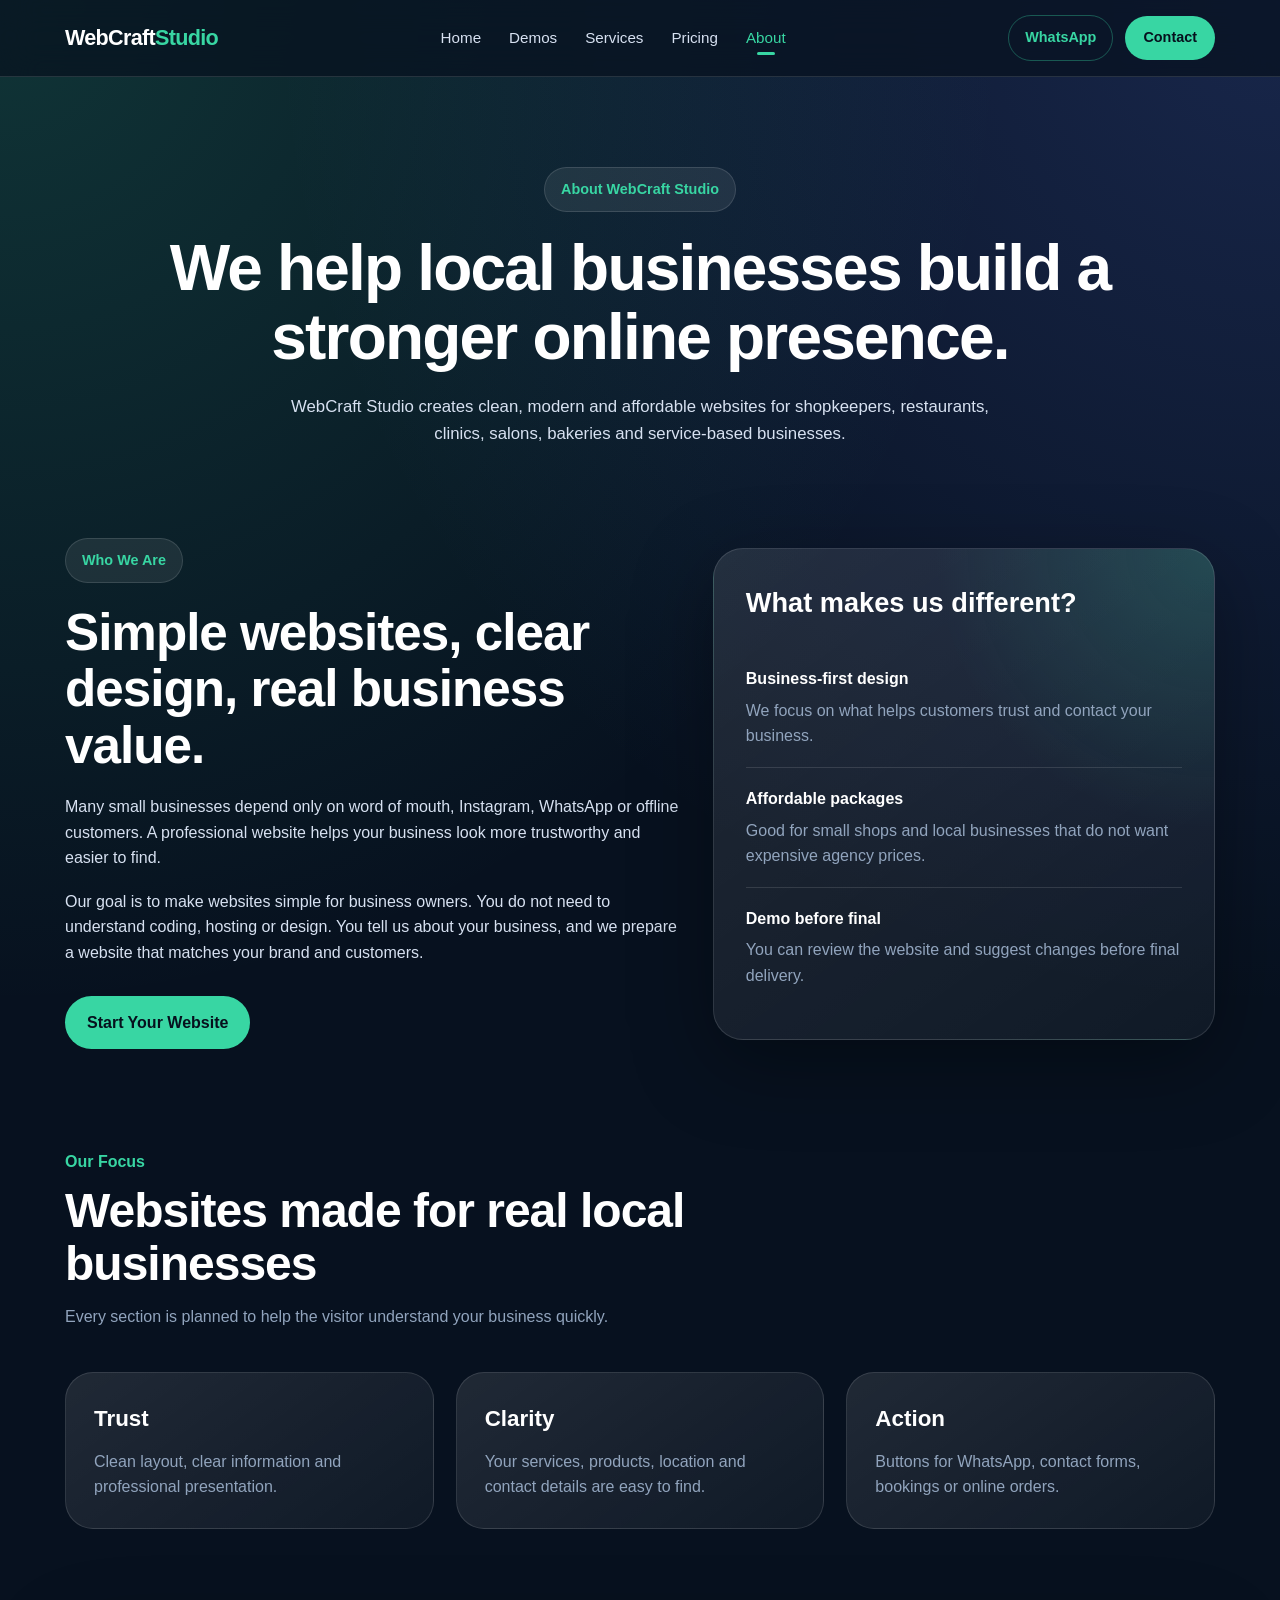
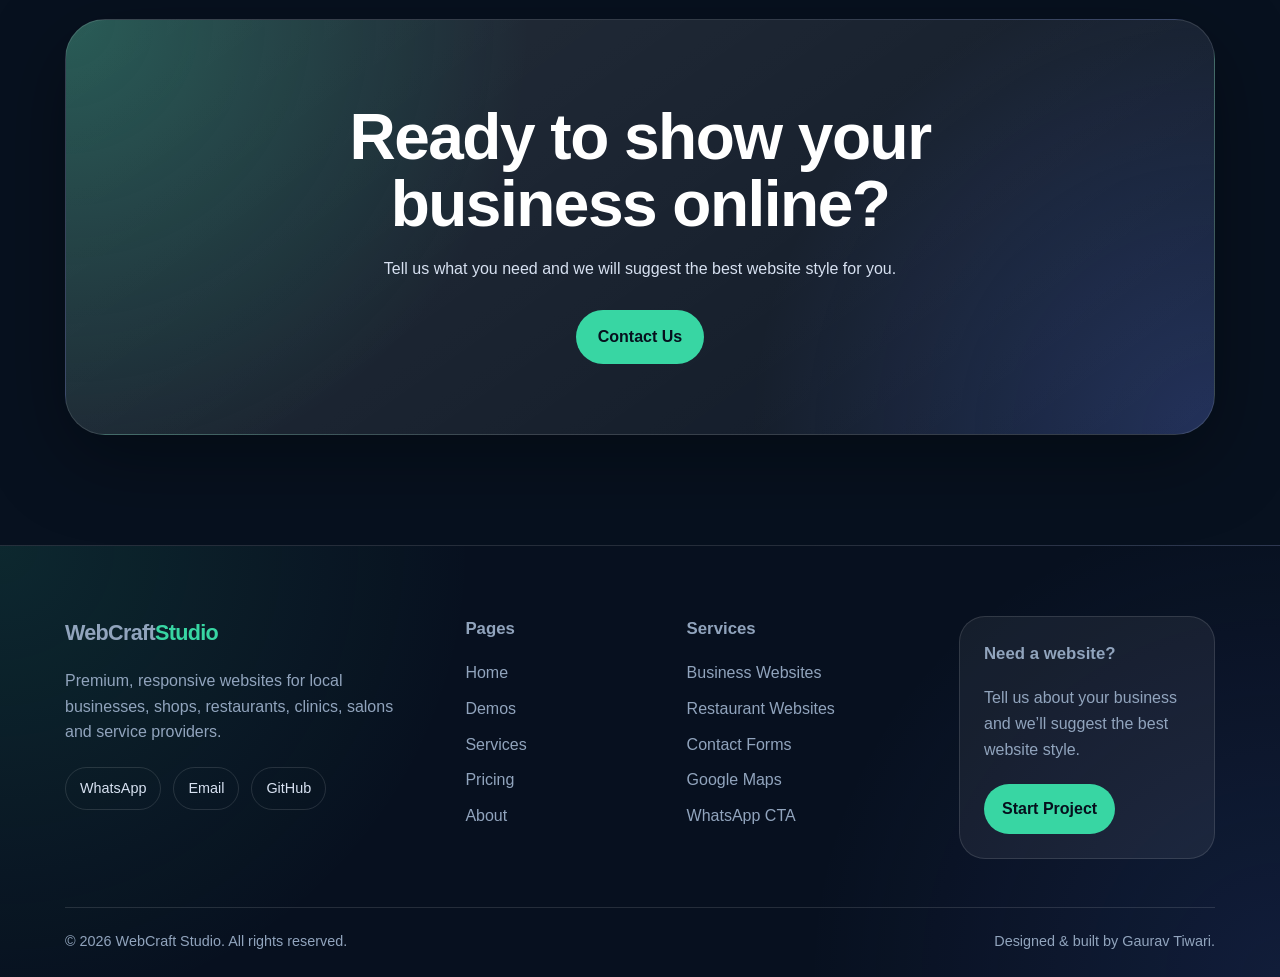
<file: pages/about.html>
<!DOCTYPE html>
<html lang="en">
<head>
  <meta charset="UTF-8" />
  <meta name="viewport" content="width=device-width, initial-scale=1.0" />
  <title>About | WebCraft Studio</title>

  <link rel="stylesheet" href="../css/style.css" />
</head>
<body>

  <div id="navbar"></div>

  <main>
    <section class="page-hero">
      <span class="hero-badge">About WebCraft Studio</span>
      <h1>We help local businesses build a stronger online presence.</h1>
      <p>
        WebCraft Studio creates clean, modern and affordable websites for shopkeepers,
        restaurants, clinics, salons, bakeries and service-based businesses.
      </p>
    </section>

    <section class="about-section container">
      <div class="about-text">
        <span class="section-small">Who We Are</span>
        <h2>Simple websites, clear design, real business value.</h2>

        <p>
          Many small businesses depend only on word of mouth, Instagram, WhatsApp or offline customers.
          A professional website helps your business look more trustworthy and easier to find.
        </p>

        <p>
          Our goal is to make websites simple for business owners. You do not need to understand
          coding, hosting or design. You tell us about your business, and we prepare a website that
          matches your brand and customers.
        </p>

        <a href="contact.html" class="btn btn-primary">Start Your Website</a>
      </div>

      <div class="about-card">
        <h3>What makes us different?</h3>

        <div class="about-point">
          <strong>Business-first design</strong>
          <p>We focus on what helps customers trust and contact your business.</p>
        </div>

        <div class="about-point">
          <strong>Affordable packages</strong>
          <p>Good for small shops and local businesses that do not want expensive agency prices.</p>
        </div>

        <div class="about-point">
          <strong>Demo before final</strong>
          <p>You can review the website and suggest changes before final delivery.</p>
        </div>
      </div>
    </section>

    <section class="values-section container">
      <div class="section-heading">
        <span>Our Focus</span>
        <h2>Websites made for real local businesses</h2>
        <p>
          Every section is planned to help the visitor understand your business quickly.
        </p>
      </div>

      <div class="values-grid">
        <div class="value-card">
          <h3>Trust</h3>
          <p>Clean layout, clear information and professional presentation.</p>
        </div>

        <div class="value-card">
          <h3>Clarity</h3>
          <p>Your services, products, location and contact details are easy to find.</p>
        </div>

        <div class="value-card">
          <h3>Action</h3>
          <p>Buttons for WhatsApp, contact forms, bookings or online orders.</p>
        </div>
      </div>
    </section>

    <section class="cta-section container">
      <h2>Ready to show your business online?</h2>
      <p>Tell us what you need and we will suggest the best website style for you.</p>
      <a href="contact.html" class="btn btn-primary">Contact Us</a>
    </section>
  </main>

  <div id="footer"></div>

  <script src="../js/components.js"></script>
  <script src="../js/main.js"></script>
</body>
</html>
</file>
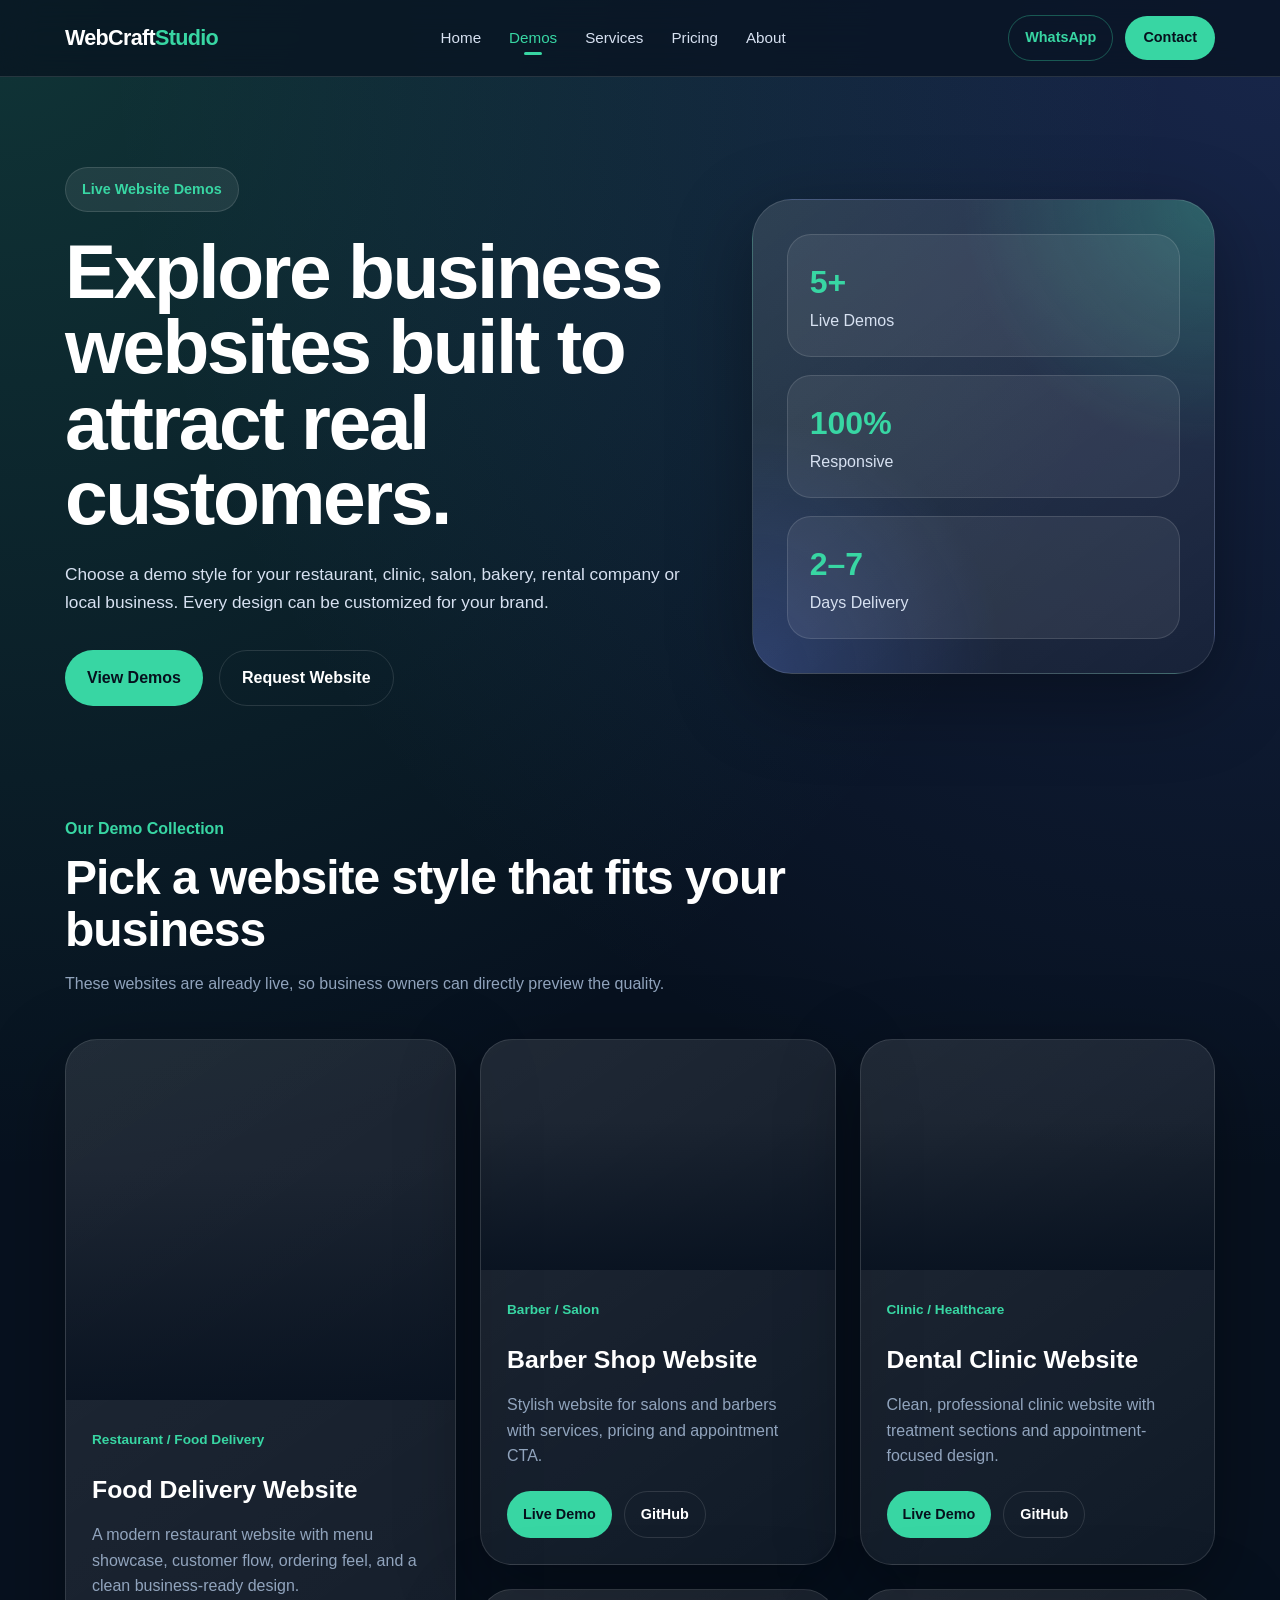
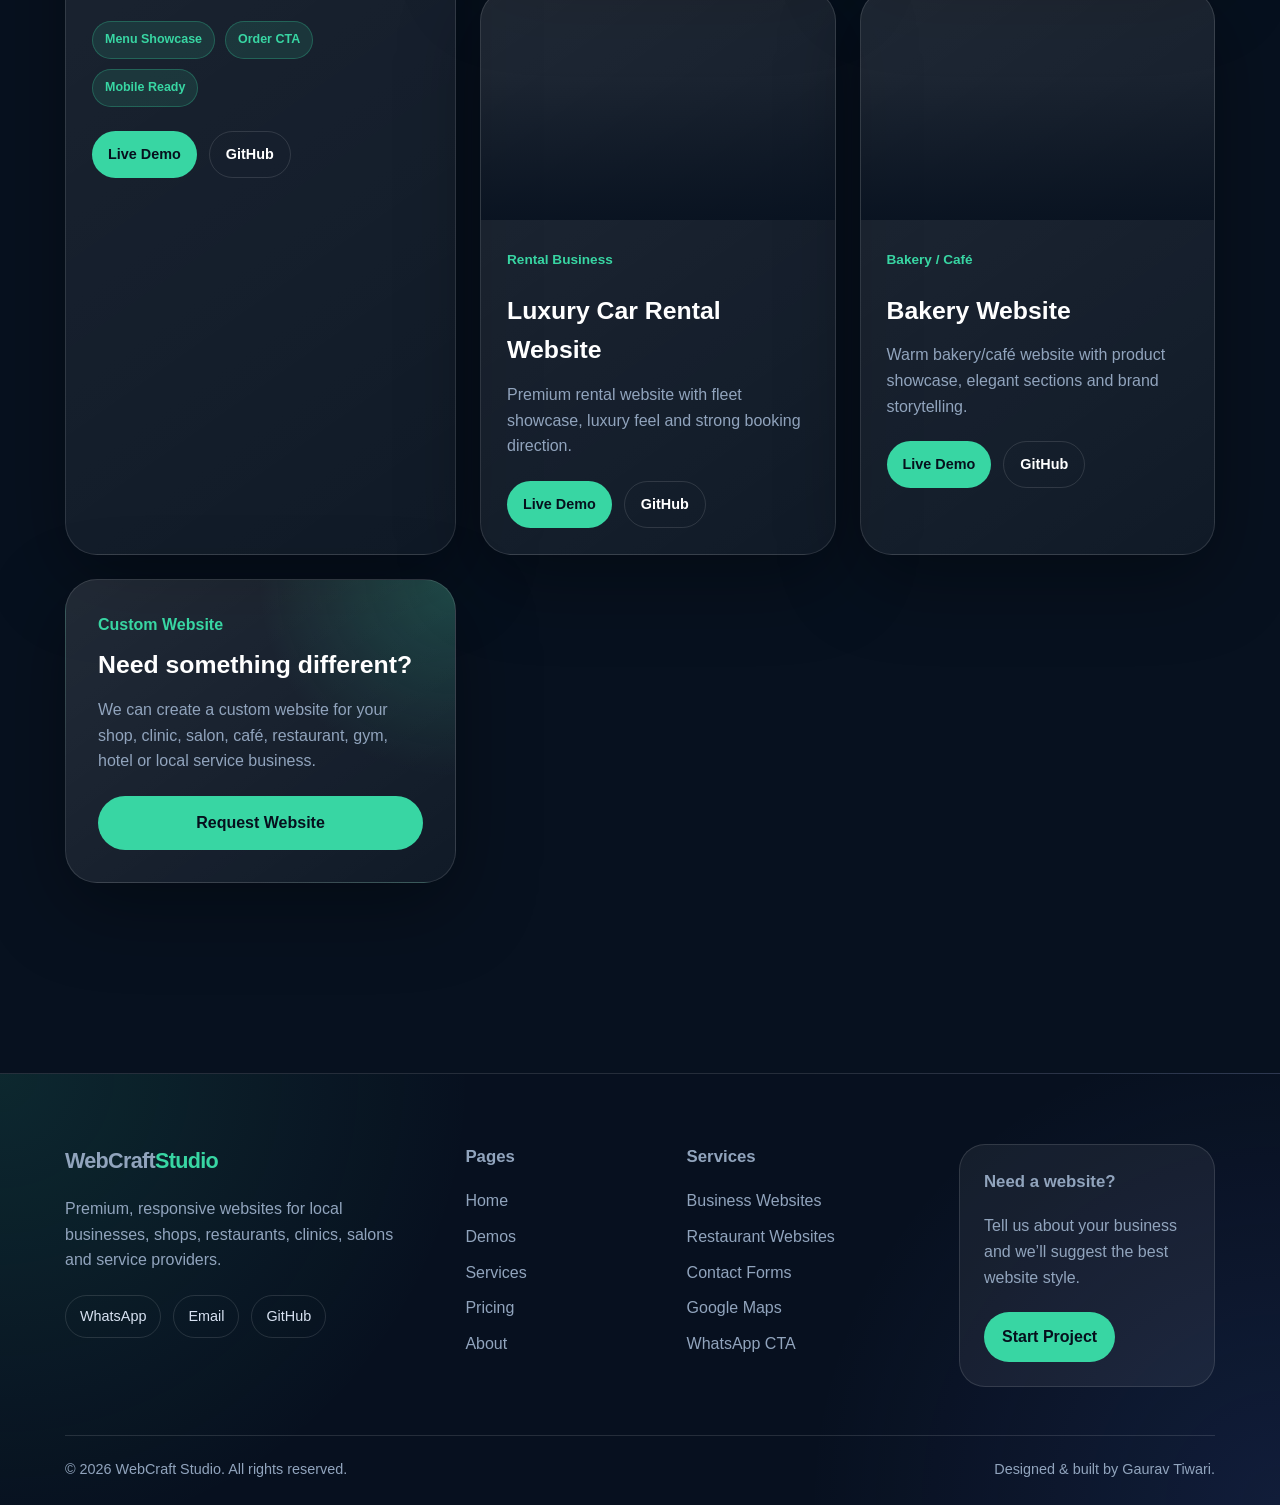
<file: pages/demos.html>
<!DOCTYPE html>
<html lang="en">
<head>
  <meta charset="UTF-8" />
  <meta name="viewport" content="width=device-width, initial-scale=1.0" />
  <title>Demo Websites | WebCraft Studio</title>

  <link rel="stylesheet" href="../css/style.css" />
</head>
<body>

  <div id="navbar"></div>

  <main>

    <section class="demo-hero-v2 container">
      <div class="demo-hero-text">
        <span class="hero-badge">Live Website Demos</span>
        <h1>Explore business websites built to attract real customers.</h1>
        <p>
          Choose a demo style for your restaurant, clinic, salon, bakery, rental company
          or local business. Every design can be customized for your brand.
        </p>

        <div class="demo-hero-actions">
          <a href="#demoProjects" class="btn btn-primary">View Demos</a>
          <a href="contact.html" class="btn btn-outline">Request Website</a>
        </div>
      </div>

      <div class="demo-hero-panel">
        <div>
          <strong>5+</strong>
          <span>Live Demos</span>
        </div>
        <div>
          <strong>100%</strong>
          <span>Responsive</span>
        </div>
        <div>
          <strong>2–7</strong>
          <span>Days Delivery</span>
        </div>
      </div>
    </section>

    <section class="demo-showcase-v2 container" id="demoProjects">
      <div class="section-heading">
        <span>Our Demo Collection</span>
        <h2>Pick a website style that fits your business</h2>
        <p>
          These websites are already live, so business owners can directly preview the quality.
        </p>
      </div>

      <div class="demo-masonry">

        <article class="demo-feature-card demo-large-card">
          <div class="demo-preview-img demo-food"></div>
          <div class="demo-card-body">
            <span class="demo-tag">Restaurant / Food Delivery</span>
            <h3>Food Delivery Website</h3>
            <p>
              A modern restaurant website with menu showcase, customer flow, ordering feel,
              and a clean business-ready design.
            </p>

            <div class="demo-feature-list">
              <span>Menu Showcase</span>
              <span>Order CTA</span>
              <span>Mobile Ready</span>
            </div>

            <div class="demo-actions">
              <a href="https://restaurant-demo-plum.vercel.app" target="_blank" class="btn btn-primary">Live Demo</a>
              <a href="https://github.com/Marsh0007/restaurant-demo" target="_blank" class="btn btn-outline">GitHub</a>
            </div>
          </div>
        </article>

        <article class="demo-feature-card">
          <div class="demo-preview-img demo-barber"></div>
          <div class="demo-card-body">
            <span class="demo-tag">Barber / Salon</span>
            <h3>Barber Shop Website</h3>
            <p>Stylish website for salons and barbers with services, pricing and appointment CTA.</p>

            <div class="demo-actions">
              <a href="https://barber-shop-demo-roan.vercel.app" target="_blank" class="btn btn-primary">Live Demo</a>
              <a href="https://github.com/Marsh0007/barber-shop-demo" target="_blank" class="btn btn-outline">GitHub</a>
            </div>
          </div>
        </article>

        <article class="demo-feature-card">
          <div class="demo-preview-img demo-dental"></div>
          <div class="demo-card-body">
            <span class="demo-tag">Clinic / Healthcare</span>
            <h3>Dental Clinic Website</h3>
            <p>Clean, professional clinic website with treatment sections and appointment-focused design.</p>

            <div class="demo-actions">
              <a href="https://dental-clinic-demo-teal.vercel.app" target="_blank" class="btn btn-primary">Live Demo</a>
              <a href="https://github.com/Marsh0007/dental-clinic-demo" target="_blank" class="btn btn-outline">GitHub</a>
            </div>
          </div>
        </article>

        <article class="demo-feature-card">
          <div class="demo-preview-img demo-car"></div>
          <div class="demo-card-body">
            <span class="demo-tag">Rental Business</span>
            <h3>Luxury Car Rental Website</h3>
            <p>Premium rental website with fleet showcase, luxury feel and strong booking direction.</p>

            <div class="demo-actions">
              <a href="https://luxury-car-rental-demo.vercel.app" target="_blank" class="btn btn-primary">Live Demo</a>
              <a href="https://github.com/Marsh0007/Luxury-Car-Rental-Demo" target="_blank" class="btn btn-outline">GitHub</a>
            </div>
          </div>
        </article>

        <article class="demo-feature-card">
          <div class="demo-preview-img demo-bakery"></div>
          <div class="demo-card-body">
            <span class="demo-tag">Bakery / Café</span>
            <h3>Bakery Website</h3>
            <p>Warm bakery/café website with product showcase, elegant sections and brand storytelling.</p>

            <div class="demo-actions">
              <a href="https://luxury-car-rental-demo-c6ks.vercel.app" target="_blank" class="btn btn-primary">Live Demo</a>
              <a href="https://github.com/Marsh0007/bakery-shop-demo" target="_blank" class="btn btn-outline">GitHub</a>
            </div>
          </div>
        </article>

        <article class="demo-custom-card">
          <span>Custom Website</span>
          <h3>Need something different?</h3>
          <p>
            We can create a custom website for your shop, clinic, salon, café,
            restaurant, gym, hotel or local service business.
          </p>
          <a href="contact.html" class="btn btn-primary">Request Website</a>
        </article>

      </div>
    </section>

  </main>

  <div id="footer"></div>

  <script src="../js/components.js"></script>
  <script src="../js/main.js"></script>
</body>
</html>
</file>
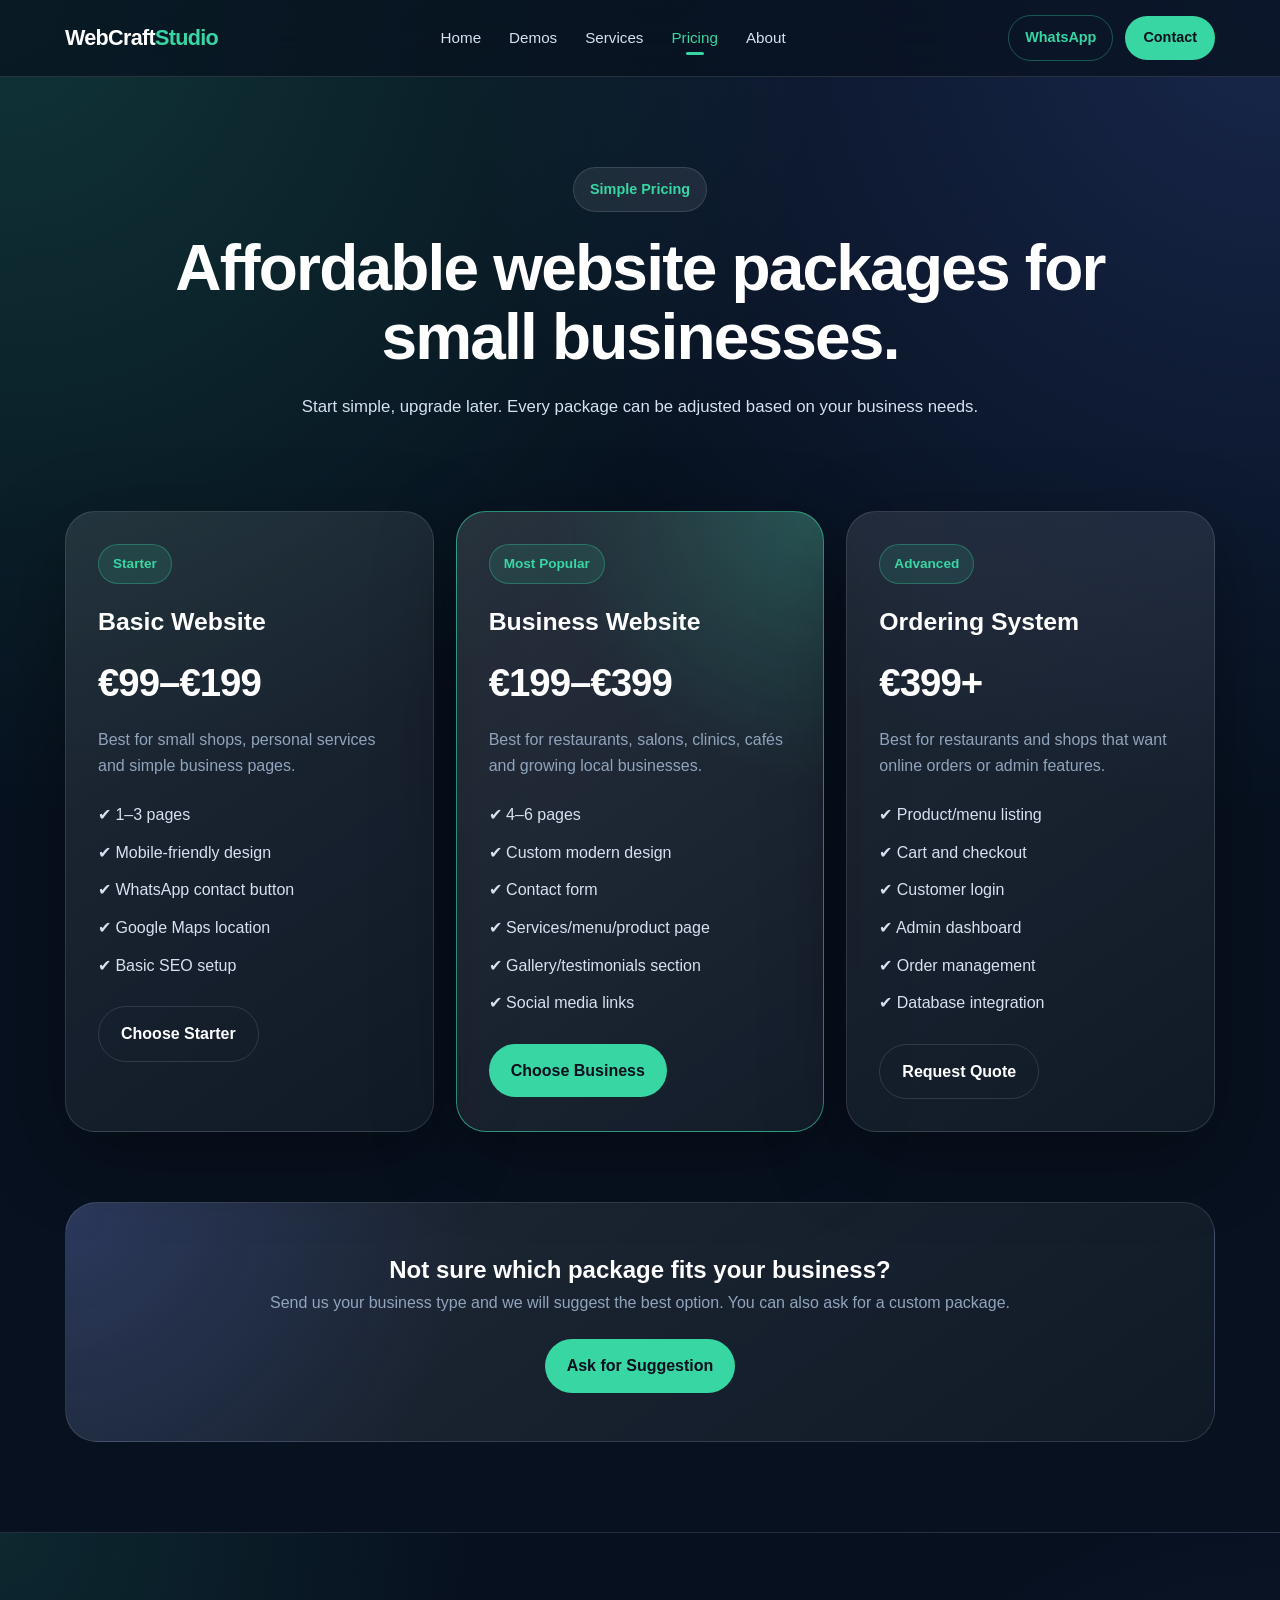
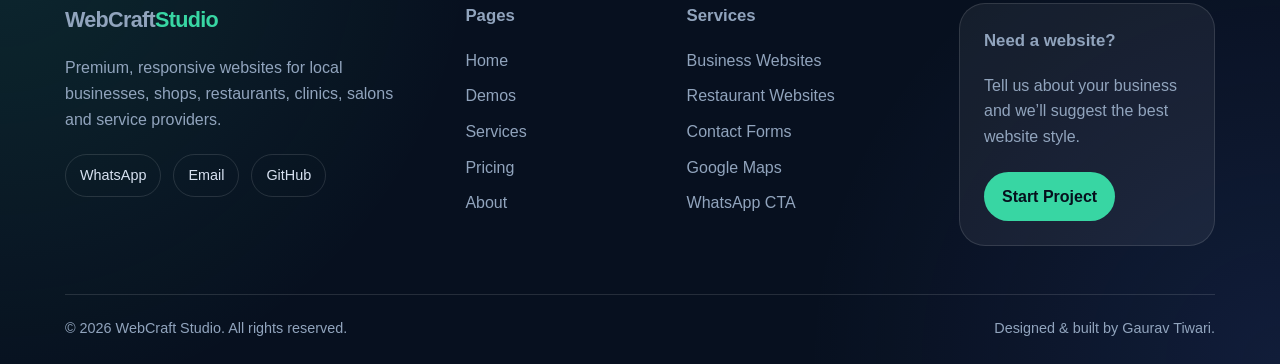
<file: pages/pricing.html>
<!DOCTYPE html>
<html lang="en">
<head>
  <meta charset="UTF-8" />
  <meta name="viewport" content="width=device-width, initial-scale=1.0" />
  <title>Pricing | WebCraft Studio</title>

  <link rel="stylesheet" href="../css/style.css" />
</head>
<body>

  <div id="navbar"></div>

  <main>
    <section class="page-hero">
      <span class="hero-badge">Simple Pricing</span>
      <h1>Affordable website packages for small businesses.</h1>
      <p>
        Start simple, upgrade later. Every package can be adjusted based on your business needs.
      </p>
    </section>

    <section class="pricing-section container">
      <div class="pricing-grid">

        <article class="pricing-card">
          <span class="plan-label">Starter</span>
          <h3>Basic Website</h3>
          <div class="price">€99–€199</div>
          <p>Best for small shops, personal services and simple business pages.</p>

          <ul>
            <li>✔ 1–3 pages</li>
            <li>✔ Mobile-friendly design</li>
            <li>✔ WhatsApp contact button</li>
            <li>✔ Google Maps location</li>
            <li>✔ Basic SEO setup</li>
          </ul>

          <a href="contact.html" class="btn btn-outline">Choose Starter</a>
        </article>

        <article class="pricing-card featured-plan">
          <span class="plan-label">Most Popular</span>
          <h3>Business Website</h3>
          <div class="price">€199–€399</div>
          <p>Best for restaurants, salons, clinics, cafés and growing local businesses.</p>

          <ul>
            <li>✔ 4–6 pages</li>
            <li>✔ Custom modern design</li>
            <li>✔ Contact form</li>
            <li>✔ Services/menu/product page</li>
            <li>✔ Gallery/testimonials section</li>
            <li>✔ Social media links</li>
          </ul>

          <a href="contact.html" class="btn btn-primary">Choose Business</a>
        </article>

        <article class="pricing-card">
          <span class="plan-label">Advanced</span>
          <h3>Ordering System</h3>
          <div class="price">€399+</div>
          <p>Best for restaurants and shops that want online orders or admin features.</p>

          <ul>
            <li>✔ Product/menu listing</li>
            <li>✔ Cart and checkout</li>
            <li>✔ Customer login</li>
            <li>✔ Admin dashboard</li>
            <li>✔ Order management</li>
            <li>✔ Database integration</li>
          </ul>

          <a href="contact.html" class="btn btn-outline">Request Quote</a>
        </article>

      </div>
    </section>

    <section class="pricing-note container">
      <h2>Not sure which package fits your business?</h2>
      <p>
        Send us your business type and we will suggest the best option.
        You can also ask for a custom package.
      </p>
      <a href="contact.html" class="btn btn-primary">Ask for Suggestion</a>
    </section>
  </main>

  <div id="footer"></div>

  <script src="../js/components.js"></script>
  <script src="../js/main.js"></script>
</body>
</html>
</file>
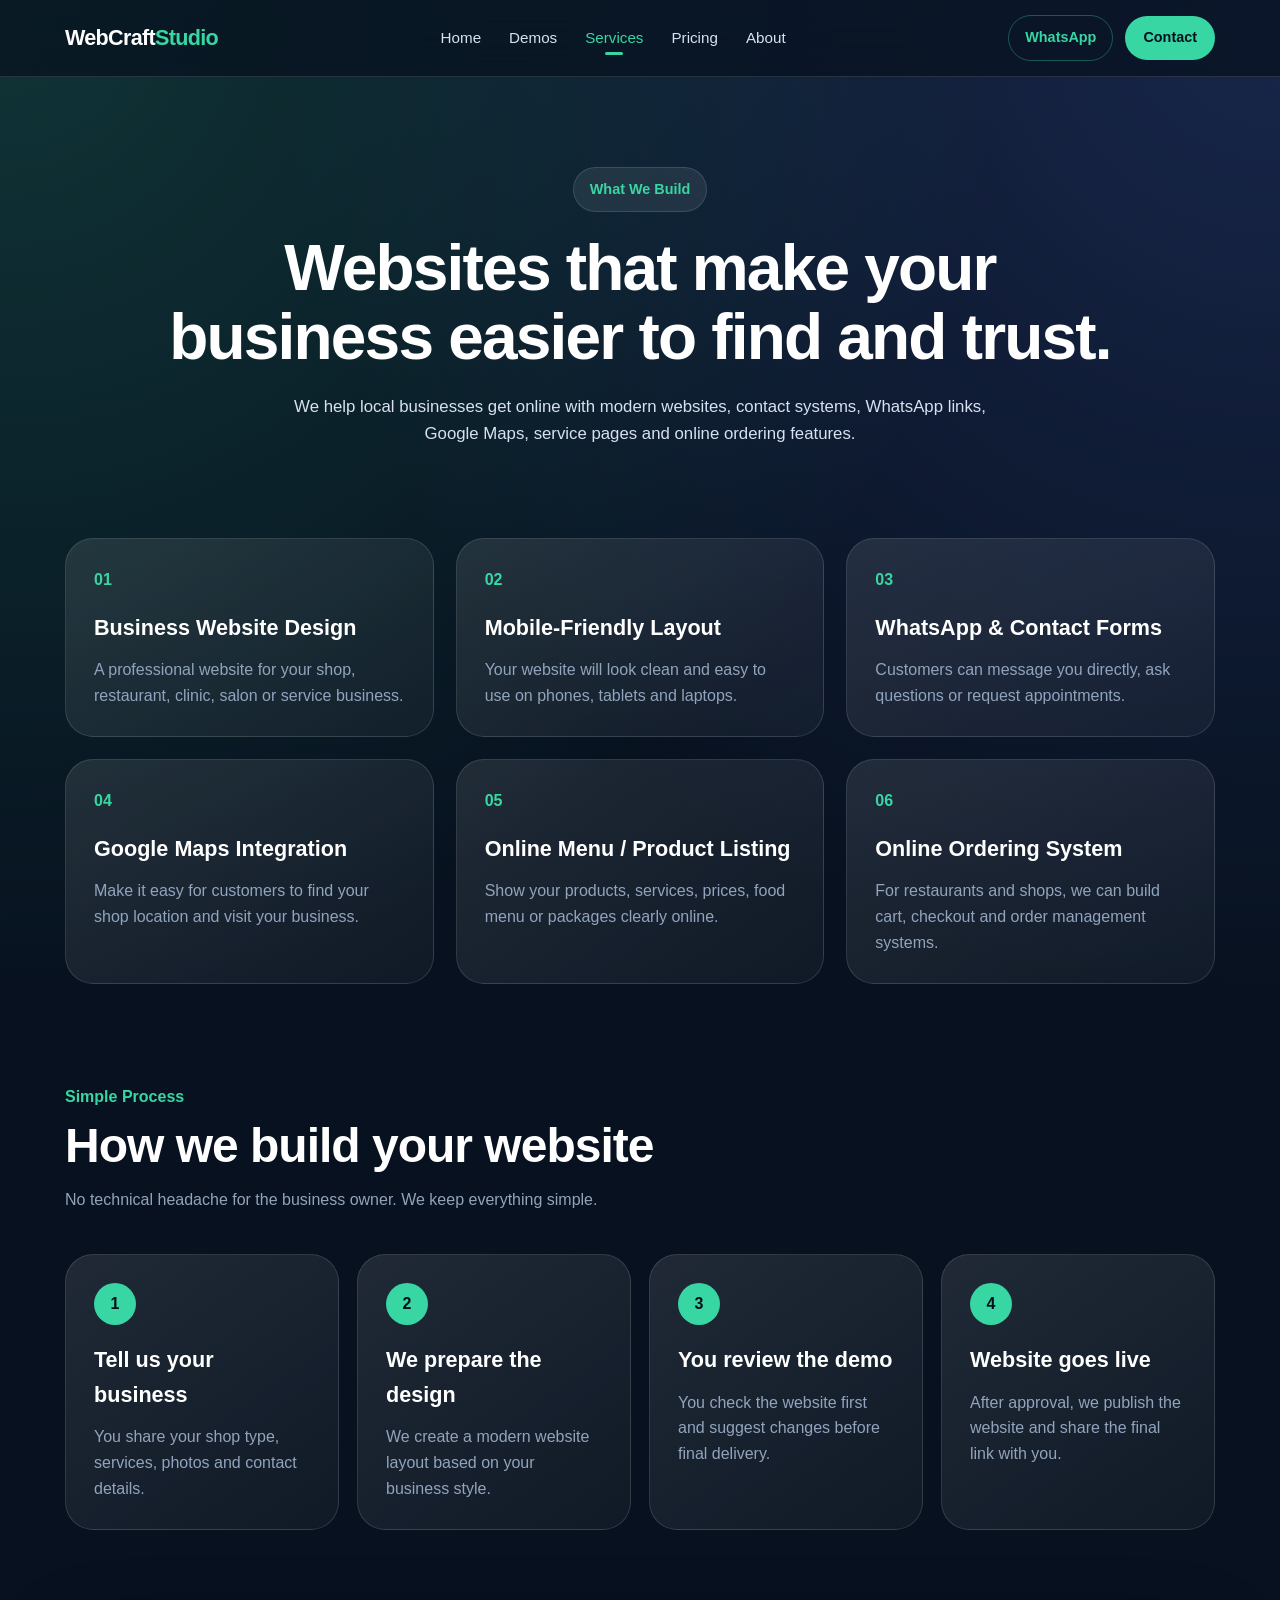
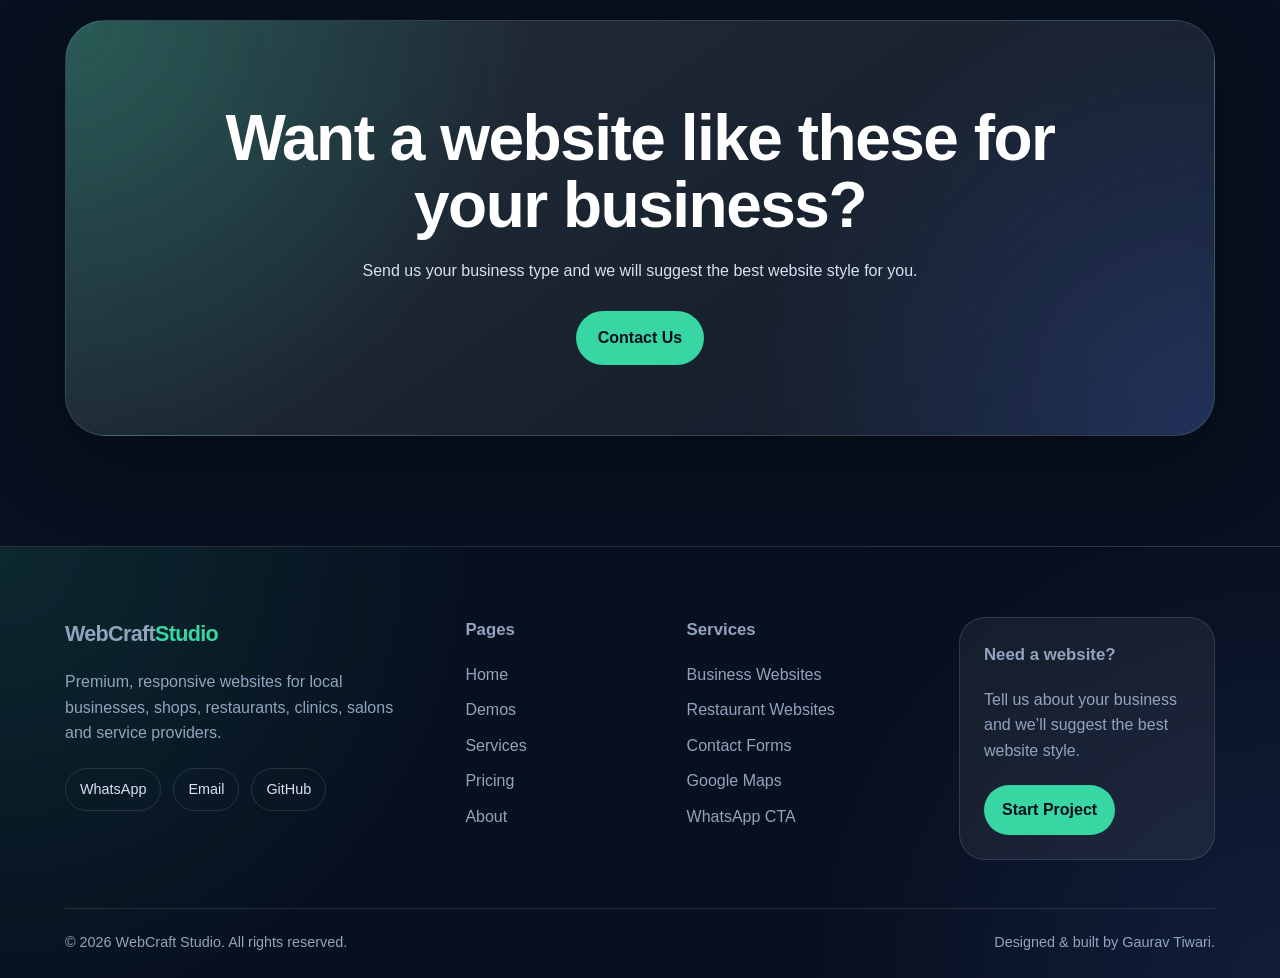
<file: pages/services.html>
<!DOCTYPE html>
<html lang="en">
<head>
  <meta charset="UTF-8" />
  <meta name="viewport" content="width=device-width, initial-scale=1.0" />
  <title>Services | WebCraft Studio</title>

  <link rel="stylesheet" href="../css/style.css" />
</head>
<body>

  <div id="navbar"></div>

  <main>
    <section class="page-hero">
      <span class="hero-badge">What We Build</span>
      <h1>Websites that make your business easier to find and trust.</h1>
      <p>
        We help local businesses get online with modern websites, contact systems,
        WhatsApp links, Google Maps, service pages and online ordering features.
      </p>
    </section>

    <section class="services-section container">
      <div class="services-grid">

        <article class="service-card">
          <span>01</span>
          <h3>Business Website Design</h3>
          <p>
            A professional website for your shop, restaurant, clinic, salon or service business.
          </p>
        </article>

        <article class="service-card">
          <span>02</span>
          <h3>Mobile-Friendly Layout</h3>
          <p>
            Your website will look clean and easy to use on phones, tablets and laptops.
          </p>
        </article>

        <article class="service-card">
          <span>03</span>
          <h3>WhatsApp & Contact Forms</h3>
          <p>
            Customers can message you directly, ask questions or request appointments.
          </p>
        </article>

        <article class="service-card">
          <span>04</span>
          <h3>Google Maps Integration</h3>
          <p>
            Make it easy for customers to find your shop location and visit your business.
          </p>
        </article>

        <article class="service-card">
          <span>05</span>
          <h3>Online Menu / Product Listing</h3>
          <p>
            Show your products, services, prices, food menu or packages clearly online.
          </p>
        </article>

        <article class="service-card">
          <span>06</span>
          <h3>Online Ordering System</h3>
          <p>
            For restaurants and shops, we can build cart, checkout and order management systems.
          </p>
        </article>

      </div>
    </section>

    <section class="process-section container">
      <div class="section-heading">
        <span>Simple Process</span>
        <h2>How we build your website</h2>
        <p>No technical headache for the business owner. We keep everything simple.</p>
      </div>

      <div class="process-grid">
        <div class="process-card">
          <strong>1</strong>
          <h3>Tell us your business</h3>
          <p>You share your shop type, services, photos and contact details.</p>
        </div>

        <div class="process-card">
          <strong>2</strong>
          <h3>We prepare the design</h3>
          <p>We create a modern website layout based on your business style.</p>
        </div>

        <div class="process-card">
          <strong>3</strong>
          <h3>You review the demo</h3>
          <p>You check the website first and suggest changes before final delivery.</p>
        </div>

        <div class="process-card">
          <strong>4</strong>
          <h3>Website goes live</h3>
          <p>After approval, we publish the website and share the final link with you.</p>
        </div>
      </div>
    </section>

    <section class="cta-section container">
      <h2>Want a website like these for your business?</h2>
      <p>Send us your business type and we will suggest the best website style for you.</p>
      <a href="contact.html" class="btn btn-primary">Contact Us</a>
    </section>
  </main>

  <div id="footer"></div>

  <script src="../js/components.js"></script>
  <script src="../js/main.js"></script>
</body>
</html>
</file>
<file: css/style.css>
/* =========================================================
   GLOBAL VARIABLES
========================================================= */
:root {
  --bg: #07111f;
  --bg-soft: #0d1b2f;
  --card: rgba(255, 255, 255, 0.08);
  --white: #ffffff;
  --text: #d7e1f1;
  --muted: #91a4bd;
  --primary: #38d6a3;
  --primary-dark: #13b982;
  --accent: #5c7cfa;
  --border: rgba(255, 255, 255, 0.12);
  --shadow: 0 24px 80px rgba(0, 0, 0, 0.35);
}

/* =========================================================
   RESET & BASE
========================================================= */
* {
  margin: 0;
  padding: 0;
  box-sizing: border-box;
}

html {
  scroll-behavior: smooth;
}

body {
  background:
    radial-gradient(circle at top left, rgba(56, 214, 163, 0.18), transparent 35%),
    radial-gradient(circle at top right, rgba(92, 124, 250, 0.2), transparent 35%),
    var(--bg);
  color: var(--white);
  font-family: Arial, sans-serif;
  line-height: 1.6;
  overflow-x: hidden;
}

a {
  text-decoration: none;
  color: inherit;
}

button,
input,
select,
textarea {
  font-family: inherit;
}

.container {
  width: min(1150px, 92%);
  margin: auto;
}

/* =========================================================
   REUSABLE COMPONENTS
========================================================= */
.hero-badge,
.section-small {
  display: inline-flex;
  padding: 10px 16px;
  border: 1px solid var(--border);
  background: var(--card);
  color: var(--primary);
  border-radius: 999px;
  font-size: 0.9rem;
  font-weight: 800;
  margin-bottom: 22px;
}

.btn {
  display: inline-flex;
  align-items: center;
  justify-content: center;
  padding: 14px 22px;
  border-radius: 999px;
  font-weight: 700;
  transition: 0.3s ease;
}

.btn-primary {
  background: var(--primary);
  color: #06101d;
}

.btn-primary:hover {
  background: var(--primary-dark);
  transform: translateY(-3px);
}

.btn-outline {
  border: 1px solid var(--border);
  color: var(--white);
}

.btn-outline:hover {
  border-color: var(--primary);
  color: var(--primary);
  transform: translateY(-3px);
}

.section-heading {
  max-width: 720px;
  margin-bottom: 42px;
}

.section-heading span {
  color: var(--primary);
  font-weight: 800;
}

.section-heading h2 {
  font-size: clamp(2rem, 4vw, 3rem);
  line-height: 1.1;
  margin: 10px 0 14px;
  letter-spacing: -1px;
}

.section-heading p {
  color: var(--muted);
}

/* =========================================================
   NAVBAR
========================================================= */

/* =========================================================
   NAVBAR
========================================================= */
.site-header {
  position: sticky;
  top: 0;
  z-index: 1000;
  background: rgba(7, 17, 31, 0.72);
  backdrop-filter: blur(18px);
  border-bottom: 1px solid var(--border);
}

.navbar {
  height: 76px;
  display: flex;
  align-items: center;
  justify-content: space-between;
}

.logo {
  font-size: 1.35rem;
  font-weight: 900;
  letter-spacing: -0.7px;
}

.logo span {
  color: var(--primary);
}

.nav-links {
  list-style: none;
  display: flex;
  align-items: center;
  gap: 28px;
}

.nav-links a {
  color: var(--text);
  font-size: 0.95rem;
  transition: 0.3s ease;
}

.nav-links a:hover,
.nav-links a.active-link {
  color: var(--primary);
}

.nav-links a.active-link {
  position: relative;
}

.nav-links a.active-link::after {
  content: "";
  position: absolute;
  left: 50%;
  bottom: -9px;
  width: 18px;
  height: 3px;
  background: var(--primary);
  border-radius: 999px;
  transform: translateX(-50%);
}

.nav-actions {
  display: flex;
  align-items: center;
  gap: 12px;
}

.nav-whatsapp {
  padding: 10px 16px;
  border: 1px solid rgba(56, 214, 163, 0.35);
  color: var(--primary);
  border-radius: 999px;
  font-weight: 800;
  font-size: 0.9rem;
  transition: 0.3s ease;
}

.nav-whatsapp:hover {
  background: rgba(56, 214, 163, 0.1);
  transform: translateY(-2px);
}

.nav-cta {
  padding: 10px 18px;
  background: var(--primary);
  color: #06101d !important;
  border-radius: 999px;
  font-weight: 800;
  font-size: 0.9rem;
  transition: 0.3s ease;
}

.nav-cta:hover {
  background: var(--primary-dark);
  transform: translateY(-2px);
}

.menu-btn {
  width: 42px;
  height: 42px;
  display: none;
  place-items: center;
  border: 1px solid var(--border);
  border-radius: 50%;
  background: rgba(255,255,255,0.06);
  cursor: pointer;
}

.menu-btn span {
  display: block;
  width: 18px;
  height: 2px;
  background: var(--white);
  border-radius: 999px;
  transition: 0.3s ease;
}

.menu-btn span:nth-child(2) {
  margin: 5px 0;
}

.menu-btn.active span:nth-child(1) {
  transform: translateY(7px) rotate(45deg);
}

.menu-btn.active span:nth-child(2) {
  opacity: 0;
}

.menu-btn.active span:nth-child(3) {
  transform: translateY(-7px) rotate(-45deg);
}

/* =========================================================
   HOME PAGE - 3D HERO
========================================================= */
.studio-hero {
  min-height: calc(100vh - 76px);
  position: relative;
  overflow: hidden;
  display: grid;
  place-items: center;
  padding: 60px 0;
}

.hero-3d-wrap {
  width: min(720px, 92vw);
  height: min(720px, 92vw);
  opacity: 0;
  transform: translateX(0vw) scale(0.72);
  animation: modelIntro 1.3s ease forwards;
  will-change: transform;
  filter: drop-shadow(0 35px 80px rgba(56, 214, 163, 0.18));
}

#heroCanvas {
  width: 100%;
  height: 100%;
  display: block;
}

@keyframes modelIntro {
  to {
    opacity: 1;
    transform: scale(1) translateY(0);
  }
}

.studio-hero-content {
  position: absolute;
  left: 8%;
  top: 50%;
  max-width: 620px;
  opacity: 0;
  transform: translate(-80px, -50%);
  transition: none;
  pointer-events: none;
  z-index: 10;
}

.studio-hero-content h1 {
  font-size: clamp(2.4rem, 5vw, 5rem);
  line-height: 1.03;
  letter-spacing: -2px;
  margin-bottom: 24px;
}

.studio-hero-content p {
  color: var(--text);
  font-size: 1.08rem;
  margin-bottom: 32px;
}

.hero-actions {
  display: flex;
  flex-wrap: wrap;
  gap: 16px;
}

.scroll-hint {
  position: absolute;
  bottom: 28px;
  left: 50%;
  transform: translateX(-50%);
  color: var(--muted);
  display: grid;
  place-items: center;
  gap: 8px;
  font-size: 0.82rem;
  animation: scrollPulse 1.4s ease infinite;
}

.scroll-hint div {
  width: 2px;
  height: 34px;
  background: linear-gradient(var(--primary), transparent);
}

@keyframes scrollPulse {
  50% {
    transform: translateX(-50%) translateY(6px);
  }
}

/* =========================================================
   HOME PAGE - INTRO
========================================================= */
.portfolio-intro {
  padding: 90px 0;
  display: grid;
  grid-template-columns: 1fr 0.85fr;
  gap: 50px;
  align-items: end;
}

.portfolio-intro h2 {
  font-size: clamp(2.2rem, 4.5vw, 4rem);
  line-height: 1.05;
  letter-spacing: -1.5px;
}

.portfolio-intro p {
  color: var(--text);
  font-size: 1.05rem;
}

/* =========================================================
   HOME PAGE - PREMIUM SERVICES
========================================================= */
.premium-services {
  padding: 30px 0 100px;
  display: grid;
  grid-template-columns: repeat(3, 1fr);
  gap: 22px;
}

.premium-card {
  min-height: 300px;
  padding: 30px;
  border-radius: 32px;
  border: 1px solid var(--border);
  background:
    radial-gradient(circle at top right, rgba(56, 214, 163, 0.13), transparent 35%),
    linear-gradient(145deg, rgba(255,255,255,0.1), rgba(255,255,255,0.04));
  box-shadow: var(--shadow);
  transition: 0.4s ease;
}

.premium-card:hover {
  transform: translateY(-10px) scale(1.02);
  border-color: rgba(56, 214, 163, 0.45);
}

.premium-card span {
  color: var(--primary);
  font-weight: 900;
}

.premium-card h3 {
  margin: 70px 0 14px;
  font-size: 1.5rem;
}

.premium-card p {
  color: var(--muted);
}

/* =========================================================
   HOME PAGE - FEATURED WORK
========================================================= */
.featured-work {
  padding: 40px 0 110px;
}

.work-showcase {
  display: grid;
  grid-template-columns: 1.3fr 0.85fr;
  grid-template-rows: repeat(2, 270px);
  gap: 22px;
}

.work-card {
  position: relative;
  overflow: hidden;
  border-radius: 34px;
  border: 1px solid var(--border);
  box-shadow: var(--shadow);
  min-height: 270px;
}

.work-card.large {
  grid-row: span 2;
}

.work-image {
  width: 100%;
  height: 100%;
  background-size: cover;
  background-position: center;
  transition: 0.7s ease;
}

.work-card:hover .work-image {
  transform: scale(1.08);
}

.work-card::after {
  content: "";
  position: absolute;
  inset: 0;
  background: linear-gradient(to top, rgba(7,17,31,0.92), transparent 65%);
}

.work-content {
  position: absolute;
  left: 28px;
  right: 28px;
  bottom: 28px;
  z-index: 2;
}

.work-content span {
  color: var(--primary);
  font-weight: 800;
}

.work-content h3 {
  font-size: clamp(1.5rem, 3vw, 2.6rem);
  margin-top: 6px;
}

.food-preview {
  background-image: url("https://images.unsplash.com/photo-1555396273-367ea4eb4db5?auto=format&fit=crop&w=1200&q=80");
}

.dental-preview {
  background-image: url("https://images.unsplash.com/photo-1629909613654-28e377c37b09?auto=format&fit=crop&w=900&q=80");
}

.bakery-preview {
  background-image: url("https://images.unsplash.com/photo-1517433367423-c7e5b0f35086?auto=format&fit=crop&w=900&q=80");
}

/* =========================================================
   HOME PAGE - WHY SECTION
========================================================= */
.why-premium {
  padding: 80px 0 110px;
  display: grid;
  grid-template-columns: 1fr 1fr;
  gap: 50px;
  align-items: center;
}

.why-premium-text h2 {
  font-size: clamp(2.2rem, 4.5vw, 4rem);
  line-height: 1.05;
  letter-spacing: -1.5px;
  margin-bottom: 20px;
}

.why-premium-text p {
  color: var(--text);
  margin-bottom: 28px;
}

.why-premium-list {
  display: grid;
  gap: 18px;
}

.why-premium-list div {
  padding: 26px;
  border-radius: 26px;
  background: rgba(255,255,255,0.07);
  border: 1px solid var(--border);
  transition: 0.35s ease;
}

.why-premium-list div:hover {
  transform: translateX(10px);
  border-color: rgba(56, 214, 163, 0.45);
}

.why-premium-list strong {
  display: block;
  font-size: 1.2rem;
  margin-bottom: 8px;
}

.why-premium-list span {
  color: var(--muted);
}

/* =========================================================
   HOME PAGE - FINAL CTA
========================================================= */
.final-cta,
.cta-section {
  margin-bottom: 110px;
  padding: 70px;
  text-align: center;
  border-radius: 40px;
  background:
    radial-gradient(circle at top left, rgba(56, 214, 163, 0.28), transparent 38%),
    radial-gradient(circle at bottom right, rgba(92, 124, 250, 0.24), transparent 38%),
    linear-gradient(145deg, rgba(255,255,255,0.12), rgba(255,255,255,0.04));
  border: 1px solid var(--border);
  box-shadow: var(--shadow);
}

.final-cta span {
  color: var(--primary);
  font-weight: 800;
}

.final-cta h2,
.cta-section h2 {
  max-width: 850px;
  margin: 14px auto 18px;
  font-size: clamp(2.2rem, 5vw, 4.6rem);
  line-height: 1.05;
  letter-spacing: -1.5px;
}

.final-cta p,
.cta-section p {
  color: var(--text);
  margin-bottom: 28px;
}

/* =========================================================
   SHARED PAGE HERO
========================================================= */
.page-hero {
  width: min(950px, 92%);
  margin: auto;
  text-align: center;
  padding: 90px 0 50px;
}

.page-hero h1 {
  font-size: clamp(2.3rem, 5vw, 4.6rem);
  line-height: 1.08;
  letter-spacing: -1.8px;
  margin-bottom: 22px;
}

.page-hero p {
  max-width: 720px;
  margin: auto;
  color: var(--text);
  font-size: 1.05rem;
}

/* =========================================================
   DEMOS PAGE
========================================================= */
.demo-section {
  padding: 40px 0 90px;
}

.demo-grid {
  display: grid;
  grid-template-columns: repeat(3, 1fr);
  gap: 22px;
}

.demo-card {
  background: linear-gradient(145deg, rgba(255,255,255,0.1), rgba(255,255,255,0.04));
  border: 1px solid var(--border);
  border-radius: 28px;
  overflow: hidden;
  box-shadow: var(--shadow);
  transition: 0.35s ease;
}

.demo-card:hover {
  transform: translateY(-8px);
  border-color: rgba(56, 214, 163, 0.45);
}

.demo-img {
  height: 220px;
  background-size: cover;
  background-position: center;
  position: relative;
}

.demo-img::after {
  content: "";
  position: absolute;
  inset: 0;
  background: linear-gradient(to top, rgba(7,17,31,0.8), transparent);
}

.demo-food {
  background-image: url("https://images.unsplash.com/photo-1555396273-367ea4eb4db5?auto=format&fit=crop&w=900&q=80");
}

.demo-barber {
  background-image: url("https://images.unsplash.com/photo-1621605815971-fbc98d665033?auto=format&fit=crop&w=900&q=80");
}

.demo-dental {
  background-image: url("https://images.unsplash.com/photo-1629909613654-28e377c37b09?auto=format&fit=crop&w=900&q=80");
}

.demo-car {
  background-image: url("https://images.unsplash.com/photo-1503376780353-7e6692767b70?auto=format&fit=crop&w=900&q=80");
}

.demo-bakery {
  background-image: url("https://images.unsplash.com/photo-1517433367423-c7e5b0f35086?auto=format&fit=crop&w=900&q=80");
}

.demo-content {
  padding: 24px;
}

.demo-tag {
  display: inline-flex;
  margin-bottom: 12px;
  color: var(--primary);
  font-size: 0.85rem;
  font-weight: 700;
}

.demo-content h3 {
  font-size: 1.45rem;
  margin-bottom: 12px;
}

.demo-content p {
  color: var(--muted);
  margin-bottom: 22px;
}

.demo-actions {
  display: flex;
  flex-wrap: wrap;
  gap: 12px;
}

.demo-actions .btn {
  padding: 11px 16px;
  font-size: 0.9rem;
}

.special-demo-card {
  display: flex;
  align-items: center;
  min-height: 100%;
  background:
    radial-gradient(circle at top right, rgba(56, 214, 163, 0.2), transparent 40%),
    linear-gradient(145deg, rgba(255,255,255,0.1), rgba(255,255,255,0.04));
}

/* =========================================================
   SERVICES PAGE
========================================================= */
.services-section {
  padding: 40px 0 80px;
}

.services-grid {
  display: grid;
  grid-template-columns: repeat(3, 1fr);
  gap: 22px;
}

.service-card,
.process-card {
  background: linear-gradient(145deg, rgba(255,255,255,0.1), rgba(255,255,255,0.04));
  border: 1px solid var(--border);
  border-radius: 28px;
  padding: 28px;
  transition: 0.35s ease;
}

.service-card:hover,
.process-card:hover {
  transform: translateY(-8px);
  border-color: rgba(56, 214, 163, 0.45);
}

.service-card span {
  display: inline-flex;
  color: var(--primary);
  font-weight: 800;
  margin-bottom: 18px;
}

.service-card h3,
.process-card h3 {
  font-size: 1.35rem;
  margin-bottom: 12px;
}

.service-card p,
.process-card p {
  color: var(--muted);
}

.process-section {
  padding: 20px 0 90px;
}

.process-grid {
  display: grid;
  grid-template-columns: repeat(4, 1fr);
  gap: 18px;
}

.process-card strong {
  width: 42px;
  height: 42px;
  display: grid;
  place-items: center;
  background: var(--primary);
  color: #06101d;
  border-radius: 50%;
  margin-bottom: 18px;
}

/* =========================================================
   PRICING PAGE
========================================================= */
.pricing-section {
  padding: 40px 0 70px;
}

.pricing-grid {
  display: grid;
  grid-template-columns: repeat(3, 1fr);
  gap: 22px;
}

.pricing-card {
  background: linear-gradient(145deg, rgba(255,255,255,0.1), rgba(255,255,255,0.04));
  border: 1px solid var(--border);
  border-radius: 30px;
  padding: 32px;
  box-shadow: var(--shadow);
  transition: 0.35s ease;
}

.pricing-card:hover {
  transform: translateY(-8px);
  border-color: rgba(56, 214, 163, 0.45);
}

.featured-plan {
  border-color: rgba(56, 214, 163, 0.6);
  background:
    radial-gradient(circle at top right, rgba(56, 214, 163, 0.24), transparent 38%),
    linear-gradient(145deg, rgba(255,255,255,0.13), rgba(255,255,255,0.05));
}

.plan-label {
  display: inline-flex;
  padding: 8px 14px;
  background: rgba(56, 214, 163, 0.12);
  color: var(--primary);
  border: 1px solid rgba(56, 214, 163, 0.32);
  border-radius: 999px;
  font-size: 0.85rem;
  font-weight: 700;
  margin-bottom: 18px;
}

.pricing-card h3 {
  font-size: 1.55rem;
  margin-bottom: 10px;
}

.price {
  font-size: 2.4rem;
  font-weight: 900;
  color: var(--white);
  margin-bottom: 14px;
  letter-spacing: -1px;
}

.pricing-card p,
.pricing-note p {
  color: var(--muted);
  margin-bottom: 24px;
}

.pricing-card ul {
  list-style: none;
  margin-bottom: 28px;
}

.pricing-card li {
  color: var(--text);
  margin-bottom: 12px;
}

.pricing-note {
  margin-bottom: 90px;
  padding: 48px;
  border-radius: 32px;
  text-align: center;
  background:
    radial-gradient(circle at top left, rgba(92, 124, 250, 0.2), transparent 35%),
    linear-gradient(145deg, rgba(255,255,255,0.1), rgba(255,255,255,0.04));
  border: 1px solid var(--border);
}

/* =========================================================
   CONTACT PAGE
========================================================= */
.contact-section {
  display: grid;
  grid-template-columns: 0.85fr 1.15fr;
  gap: 34px;
  padding: 40px 0 90px;
}

.contact-info,
.contact-form {
  background: linear-gradient(145deg, rgba(255,255,255,0.1), rgba(255,255,255,0.04));
  border: 1px solid var(--border);
  border-radius: 30px;
  padding: 34px;
  box-shadow: var(--shadow);
}

.contact-info h2 {
  font-size: clamp(1.8rem, 4vw, 2.8rem);
  line-height: 1.1;
  margin-bottom: 18px;
}

.contact-info p {
  color: var(--text);
  margin-bottom: 26px;
}

.contact-box {
  padding: 18px;
  border-radius: 20px;
  border: 1px solid var(--border);
  background: rgba(255,255,255,0.05);
  margin-bottom: 16px;
}

.contact-box span {
  display: block;
  color: var(--muted);
  font-size: 0.9rem;
}

.contact-box strong {
  display: block;
  margin-top: 4px;
  color: var(--white);
}

.form-group {
  margin-bottom: 18px;
}

.form-group label {
  display: block;
  margin-bottom: 8px;
  color: var(--text);
  font-weight: 700;
}

.form-group input,
.form-group select,
.form-group textarea {
  width: 100%;
  padding: 14px 16px;
  border-radius: 16px;
  border: 1px solid var(--border);
  background: rgba(255,255,255,0.08);
  color: var(--white);
  outline: none;
}

.form-group input::placeholder,
.form-group textarea::placeholder {
  color: rgba(215, 225, 241, 0.55);
}

.form-group input:focus,
.form-group select:focus,
.form-group textarea:focus {
  border-color: rgba(56, 214, 163, 0.65);
}

.form-group select option {
  color: #07111f;
}

.form-status {
  margin-top: 16px;
  font-weight: 700;
}

.form-status.success {
  color: var(--primary);
}

.form-status.error {
  color: #ff8a8a;
}

/* =========================================================
   ABOUT PAGE
========================================================= */
.about-section {
  display: grid;
  grid-template-columns: 1.1fr 0.9fr;
  gap: 34px;
  padding: 40px 0 90px;
  align-items: center;
}

.about-text h2 {
  font-size: clamp(2rem, 4vw, 3.2rem);
  line-height: 1.1;
  letter-spacing: -1px;
  margin-bottom: 20px;
}

.about-text p {
  color: var(--text);
  margin-bottom: 18px;
}

.about-text .btn {
  margin-top: 12px;
}

.about-card {
  background:
    radial-gradient(circle at top right, rgba(56, 214, 163, 0.18), transparent 40%),
    linear-gradient(145deg, rgba(255,255,255,0.1), rgba(255,255,255,0.04));
  border: 1px solid var(--border);
  border-radius: 30px;
  padding: 32px;
  box-shadow: var(--shadow);
}

.about-card h3 {
  font-size: 1.7rem;
  margin-bottom: 24px;
}

.about-point {
  padding: 18px 0;
  border-bottom: 1px solid var(--border);
}

.about-point:last-child {
  border-bottom: none;
}

.about-point strong {
  display: block;
  color: var(--white);
  margin-bottom: 6px;
}

.about-point p {
  color: var(--muted);
}

.values-section {
  padding: 10px 0 90px;
}

.values-grid {
  display: grid;
  grid-template-columns: repeat(3, 1fr);
  gap: 22px;
}

.value-card {
  background: linear-gradient(145deg, rgba(255,255,255,0.1), rgba(255,255,255,0.04));
  border: 1px solid var(--border);
  border-radius: 28px;
  padding: 28px;
  transition: 0.35s ease;
}

.value-card:hover {
  transform: translateY(-8px);
  border-color: rgba(56, 214, 163, 0.45);
}

.value-card h3 {
  font-size: 1.4rem;
  margin-bottom: 12px;
}

.value-card p {
  color: var(--muted);
}

/* =========================================================
   FOOTER
========================================================= */
.footer {
  border-top: 1px solid var(--border);
  padding: 28px 0;
  color: var(--muted);
}

.footer-content {
  display: flex;
  justify-content: space-between;
  gap: 20px;
}

/* =========================================================
   REVEAL ANIMATIONS
========================================================= */
.reveal-up,
.reveal-left,
.reveal-right {
  opacity: 0;
  transition: 0.9s ease;
}

.reveal-up {
  transform: translateY(45px);
}

.reveal-left {
  transform: translateX(-45px);
}

.reveal-right {
  transform: translateX(45px);
}

.reveal-up.active,
.reveal-left.active,
.reveal-right.active {
  opacity: 1;
  transform: translate(0);
}

/* =========================================================
   RESPONSIVE - LARGE DESKTOP
========================================================= */
@media (min-width: 1200px) {
  .hero-3d-wrap {
    width: min(760px, 48vw);
    height: min(760px, 48vw);
  }
}

/* =========================================================
   RESPONSIVE - LAPTOP / TABLET / IPAD / SURFACE
========================================================= */
@media (max-width: 1024px) {
  .container {
    width: min(920px, 92%);
  }

  .studio-hero {
    min-height: auto;
    padding: 60px 0 80px;
    display: flex;
    flex-direction: column;
  }

  .hero-3d-wrap {
    width: min(680px, 92vw);
    height: min(680px, 92vw);
    margin: 0 auto;
    transform: none !important;
  }

  .studio-hero-content {
    position: static !important;
    width: min(720px, 90%);
    max-width: 720px;
    margin: 10px auto 0;
    text-align: center;
    opacity: 1 !important;
    transform: none !important;
    pointer-events: auto;
  }

  .studio-hero-content h1 {
    font-size: clamp(2.4rem, 6vw, 4rem);
  }

  .studio-hero-content p {
    max-width: 680px;
    margin-left: auto;
    margin-right: auto;
  }

  .hero-actions {
    justify-content: center;
  }

  .scroll-hint {
    display: none;
  }

  .portfolio-intro,
  .premium-services,
  .why-premium,
  .about-section,
  .contact-section {
    grid-template-columns: 1fr;
  }

  .work-showcase {
    grid-template-columns: 1fr;
    grid-template-rows: auto;
  }

  .work-card.large {
    grid-row: auto;
  }

  .demo-grid,
  .services-grid {
    grid-template-columns: repeat(2, 1fr);
  }

  .pricing-grid {
    grid-template-columns: 1fr;
  }

  .process-grid,
  .values-grid {
    grid-template-columns: repeat(2, 1fr);
  }
}

/* =========================================================
   RESPONSIVE - MOBILE NAVBAR
========================================================= */
@media (max-width: 850px) {
  .navbar {
    height: 68px;
  }

  .logo {
    font-size: 1.1rem;
  }

  .menu-btn {
    display: grid;
  }

  .nav-whatsapp,
  .nav-cta {
    display: none;
  }

  .nav-links {
    position: absolute;
    top: 68px;
    left: 50%;
    width: 92%;
    display: flex;
    flex-direction: column;
    gap: 18px;
    padding: 24px;
    background:
      radial-gradient(circle at top right, rgba(56, 214, 163, 0.13), transparent 35%),
      rgba(7, 17, 31, 0.97);
    border: 1px solid var(--border);
    border-radius: 24px;
    box-shadow: var(--shadow);
    transform: translateX(-50%) translateY(-18px);
    opacity: 0;
    pointer-events: none;
    transition: 0.35s ease;
  }

  .nav-links.active {
    opacity: 1;
    pointer-events: auto;
    transform: translateX(-50%) translateY(0);
  }

  .nav-links li,
  .nav-links a {
    width: 100%;
    text-align: center;
  }

  .nav-links a {
    display: block;
    padding: 10px;
    border-radius: 14px;
  }

  .nav-links a:hover,
  .nav-links a.active-link {
    background: rgba(56, 214, 163, 0.1);
  }

  .nav-links a.active-link::after {
    display: none;
  }

  .footer-content {
    flex-direction: column;
  }
}

/* =========================================================
   RESPONSIVE - STANDARD PHONES
========================================================= */
@media (max-width: 650px) {
  .container {
    width: 90%;
  }

  .studio-hero {
    padding: 32px 0 60px;
    overflow: hidden;
  }

  .hero-3d-wrap {
    width: min(112vw, 470px);
    height: min(112vw, 470px);
    max-width: none;
    max-height: none;
    margin: -28px auto -20px;
    transform: none !important;
  }

  #heroCanvas {
    width: 100% !important;
    height: 100% !important;
  }

  .studio-hero-content {
    width: 90%;
    margin: 0 auto;
    text-align: center;
  }

  .hero-badge,
  .section-small {
    font-size: 0.72rem;
    padding: 8px 12px;
    margin-bottom: 16px;
  }

  .studio-hero-content h1 {
    font-size: clamp(2rem, 9vw, 2.7rem);
    line-height: 1.05;
    letter-spacing: -1.2px;
    margin-bottom: 18px;
  }

  .studio-hero-content p {
    font-size: 0.95rem;
    margin-bottom: 24px;
  }

  .hero-actions {
    flex-direction: column;
    gap: 12px;
  }

  .hero-actions .btn {
    width: 100%;
  }

  .portfolio-intro,
  .featured-work,
  .why-premium {
    padding: 60px 0;
  }

  .premium-services {
    padding: 20px 0 70px;
  }

  .portfolio-intro h2,
  .why-premium-text h2 {
    font-size: 2.15rem;
  }

  .premium-card {
    min-height: auto;
  }

  .premium-card h3 {
    margin: 45px 0 12px;
  }

  .work-card {
    min-height: 260px;
  }

  .demo-grid,
  .services-grid,
  .process-grid,
  .values-grid {
    grid-template-columns: 1fr;
  }

  .page-hero {
    padding: 65px 0 35px;
  }

  .final-cta,
  .cta-section,
  .pricing-card,
  .pricing-note,
  .contact-info,
  .contact-form,
  .about-card {
    padding: 32px 22px;
  }

  .final-cta,
  .cta-section {
    border-radius: 28px;
  }

  .final-cta h2,
  .cta-section h2 {
    font-size: 2.15rem;
  }

  .price {
    font-size: 2rem;
  }
}

/* =========================================================
   RESPONSIVE - SMALL PHONES / IPHONE SE
========================================================= */
@media (max-width: 430px) {
  .container {
    width: 92%;
  }

  .studio-hero {
    padding: 26px 0 52px;
  }

  .hero-3d-wrap {
    width: 118vw;
    height: 118vw;
    margin: -34px auto -26px;
  }

  .studio-hero-content h1 {
    font-size: 2rem;
  }

  .studio-hero-content p {
    font-size: 0.9rem;
  }

  .btn {
    padding: 13px 18px;
  }
}

/* =========================================================
   RESPONSIVE - VERY SMALL / FOLDABLE NARROW SCREENS
========================================================= */
@media (max-width: 360px) {
  .hero-3d-wrap {
    width: 124vw;
    height: 124vw;
    margin: -38px auto -30px;
  }

  .studio-hero-content h1 {
    font-size: 1.82rem;
  }

  .logo {
    font-size: 1rem;
  }
}

@media (max-width: 320px) {
  .hero-3d-wrap {
    width: 132vw;
    height: 132vw;
  }

  .studio-hero-content h1 {
    font-size: 1.65rem;
  }

  .hero-badge {
    font-size: 0.65rem;
  }
}

/* =========================================================
   DEMOS PAGE V2 - PREMIUM SHOWCASE
========================================================= */
.demo-hero-v2 {
  min-height: 72vh;
  display: grid;
  grid-template-columns: 1.15fr 0.85fr;
  align-items: center;
  gap: 60px;
  padding: 90px 0 70px;
}

.demo-hero-text h1 {
  font-size: clamp(2.7rem, 6vw, 5.8rem);
  line-height: 0.98;
  letter-spacing: -2.5px;
  margin-bottom: 26px;
}

.demo-hero-text p {
  max-width: 720px;
  color: var(--text);
  font-size: 1.08rem;
  margin-bottom: 34px;
}

.demo-hero-actions {
  display: flex;
  flex-wrap: wrap;
  gap: 16px;
}

.demo-hero-panel {
  min-height: 430px;
  border-radius: 40px;
  border: 1px solid var(--border);
  background:
    radial-gradient(circle at top right, rgba(56, 214, 163, 0.28), transparent 38%),
    radial-gradient(circle at bottom left, rgba(92, 124, 250, 0.25), transparent 38%),
    linear-gradient(145deg, rgba(255,255,255,0.12), rgba(255,255,255,0.04));
  box-shadow: var(--shadow);
  padding: 34px;
  display: grid;
  align-content: end;
  gap: 18px;
}

.demo-hero-panel div {
  padding: 22px;
  border-radius: 24px;
  background: rgba(255,255,255,0.07);
  border: 1px solid var(--border);
}

.demo-hero-panel strong {
  display: block;
  font-size: 2rem;
  color: var(--primary);
}

.demo-hero-panel span {
  color: var(--text);
}

.demo-showcase-v2 {
  padding: 40px 0 110px;
}

.demo-masonry {
  display: grid;
  grid-template-columns: 1.1fr 1fr 1fr;
  gap: 24px;
  align-items: stretch;
}

.demo-feature-card,
.demo-custom-card {
  border-radius: 32px;
  overflow: hidden;
  border: 1px solid var(--border);
  background:
    linear-gradient(145deg, rgba(255,255,255,0.1), rgba(255,255,255,0.04));
  box-shadow: var(--shadow);
  transition: 0.4s ease;
}

.demo-feature-card:hover,
.demo-custom-card:hover {
  transform: translateY(-10px);
  border-color: rgba(56, 214, 163, 0.45);
}

.demo-large-card {
  grid-row: span 2;
}

.demo-preview-img {
  height: 230px;
  background-size: cover;
  background-position: center;
  position: relative;
}

.demo-large-card .demo-preview-img {
  height: 360px;
}

.demo-preview-img::after {
  content: "";
  position: absolute;
  inset: 0;
  background: linear-gradient(to top, rgba(7,17,31,0.86), transparent 65%);
}

.demo-card-body {
  padding: 26px;
}

.demo-card-body h3,
.demo-custom-card h3 {
  font-size: 1.55rem;
  margin: 8px 0 12px;
}

.demo-card-body p,
.demo-custom-card p {
  color: var(--muted);
  margin-bottom: 22px;
}

.demo-feature-list {
  display: flex;
  flex-wrap: wrap;
  gap: 10px;
  margin-bottom: 24px;
}

.demo-feature-list span {
  padding: 8px 12px;
  border-radius: 999px;
  background: rgba(56, 214, 163, 0.12);
  border: 1px solid rgba(56, 214, 163, 0.28);
  color: var(--primary);
  font-size: 0.78rem;
  font-weight: 800;
}

.demo-custom-card {
  padding: 32px;
  display: flex;
  flex-direction: column;
  justify-content: center;
  background:
    radial-gradient(circle at top right, rgba(56, 214, 163, 0.22), transparent 40%),
    linear-gradient(145deg, rgba(255,255,255,0.11), rgba(255,255,255,0.04));
}

.demo-custom-card span {
  color: var(--primary);
  font-weight: 800;
}

/* Demo page responsive */
@media (max-width: 1050px) {
  .demo-hero-v2,
  .demo-masonry {
    grid-template-columns: 1fr;
  }

  .demo-hero-panel {
    min-height: auto;
  }

  .demo-large-card {
    grid-row: auto;
  }
}

@media (max-width: 650px) {
  .demo-hero-v2 {
    min-height: auto;
    padding: 55px 0 45px;
  }

  .demo-hero-text h1 {
    font-size: 2.45rem;
    letter-spacing: -1.4px;
  }

  .demo-hero-text p {
    font-size: 0.96rem;
  }

  .demo-hero-actions {
    flex-direction: column;
  }

  .demo-hero-actions .btn,
  .demo-actions .btn {
    width: 100%;
  }

  .demo-hero-panel {
    padding: 24px;
    border-radius: 28px;
  }

  .demo-preview-img,
  .demo-large-card .demo-preview-img {
    height: 230px;
  }

  .demo-card-body,
  .demo-custom-card {
    padding: 24px;
  }
}

/* =========================================================
   PREMIUM FOOTER
========================================================= */
.footer {
  margin-top: 80px;
  padding: 70px 0 24px;
  border-top: 1px solid var(--border);
  background:
    radial-gradient(circle at top left, rgba(56, 214, 163, 0.12), transparent 35%),
    radial-gradient(circle at bottom right, rgba(92, 124, 250, 0.12), transparent 35%),
    rgba(7, 17, 31, 0.75);
}

.footer-grid {
  display: grid;
  grid-template-columns: 1.4fr 0.7fr 0.9fr 1fr;
  gap: 42px;
  align-items: start;
}

.footer-logo {
  display: inline-flex;
  margin-bottom: 18px;
}

.footer-brand p,
.footer-cta p {
  color: var(--muted);
  max-width: 360px;
  margin-bottom: 22px;
}

.footer-socials {
  display: flex;
  flex-wrap: wrap;
  gap: 12px;
}

.footer-socials a {
  padding: 9px 14px;
  border-radius: 999px;
  border: 1px solid var(--border);
  color: var(--text);
  font-size: 0.9rem;
  transition: 0.3s ease;
}

.footer-socials a:hover {
  color: var(--primary);
  border-color: rgba(56, 214, 163, 0.45);
  transform: translateY(-3px);
}

.footer-links h4,
.footer-cta h4 {
  font-size: 1.05rem;
  margin-bottom: 18px;
}

.footer-links {
  display: flex;
  flex-direction: column;
}

.footer-links a {
  color: var(--muted);
  margin-bottom: 10px;
  transition: 0.3s ease;
}

.footer-links a:hover {
  color: var(--primary);
  transform: translateX(4px);
}

.footer-cta {
  padding: 24px;
  border-radius: 26px;
  border: 1px solid var(--border);
  background: rgba(255,255,255,0.06);
}

.footer-cta .btn {
  padding: 12px 18px;
}

.footer-bottom {
  margin-top: 48px;
  padding-top: 22px;
  border-top: 1px solid var(--border);
  display: flex;
  justify-content: space-between;
  gap: 20px;
  color: var(--muted);
  font-size: 0.9rem;
}

/* Footer Responsive */
@media (max-width: 1000px) {
  .footer-grid {
    grid-template-columns: repeat(2, 1fr);
  }
}

@media (max-width: 650px) {
  .footer {
    padding: 52px 0 22px;
  }

  .footer-grid {
    grid-template-columns: 1fr;
    gap: 32px;
  }

  .footer-bottom {
    flex-direction: column;
  }

  .footer-cta {
    padding: 22px;
  }
}

/* =========================================================
   HOME PAGE - BUSINESS PERFORMANCE
========================================================= */
.business-performance {
  padding: 40px 0 110px;
  display: grid;
  grid-template-columns: 0.85fr 1.15fr;
  gap: 48px;
  align-items: center;
}

.performance-left h2 {
  font-size: clamp(2.2rem, 4.5vw, 4rem);
  line-height: 1.05;
  letter-spacing: -1.5px;
  margin-bottom: 20px;
}

.performance-left p {
  color: var(--text);
  font-size: 1.05rem;
}

.performance-grid {
  display: grid;
  grid-template-columns: repeat(2, 1fr);
  gap: 18px;
}

.performance-card {
  padding: 24px;
  border-radius: 26px;
  border: 1px solid var(--border);
  background:
    radial-gradient(circle at top right, rgba(56, 214, 163, 0.1), transparent 35%),
    linear-gradient(145deg, rgba(255,255,255,0.09), rgba(255,255,255,0.035));
  transition: 0.35s ease;
}

.performance-card:hover {
  transform: translateY(-8px);
  border-color: rgba(56, 214, 163, 0.45);
}

.performance-card span {
  width: 46px;
  height: 46px;
  display: grid;
  place-items: center;
  border-radius: 16px;
  background: rgba(56, 214, 163, 0.12);
  border: 1px solid rgba(56, 214, 163, 0.25);
  margin-bottom: 18px;
  font-size: 1.25rem;
}

.performance-card h3 {
  font-size: 1.18rem;
  margin-bottom: 8px;
}

.performance-card p {
  color: var(--muted);
  font-size: 0.95rem;
}

.highlight-card {
  background:
    radial-gradient(circle at top right, rgba(92, 124, 250, 0.22), transparent 38%),
    radial-gradient(circle at bottom left, rgba(56, 214, 163, 0.18), transparent 40%),
    linear-gradient(145deg, rgba(255,255,255,0.12), rgba(255,255,255,0.04));
}

/* Business Performance Responsive */
@media (max-width: 1024px) {
  .business-performance {
    grid-template-columns: 1fr;
  }
}

@media (max-width: 650px) {
  .business-performance {
    padding: 30px 0 70px;
  }

  .performance-grid {
    grid-template-columns: 1fr;
  }

  .performance-left h2 {
    font-size: 2.15rem;
  }

  .performance-card {
    padding: 22px;
  }
}
</file>
